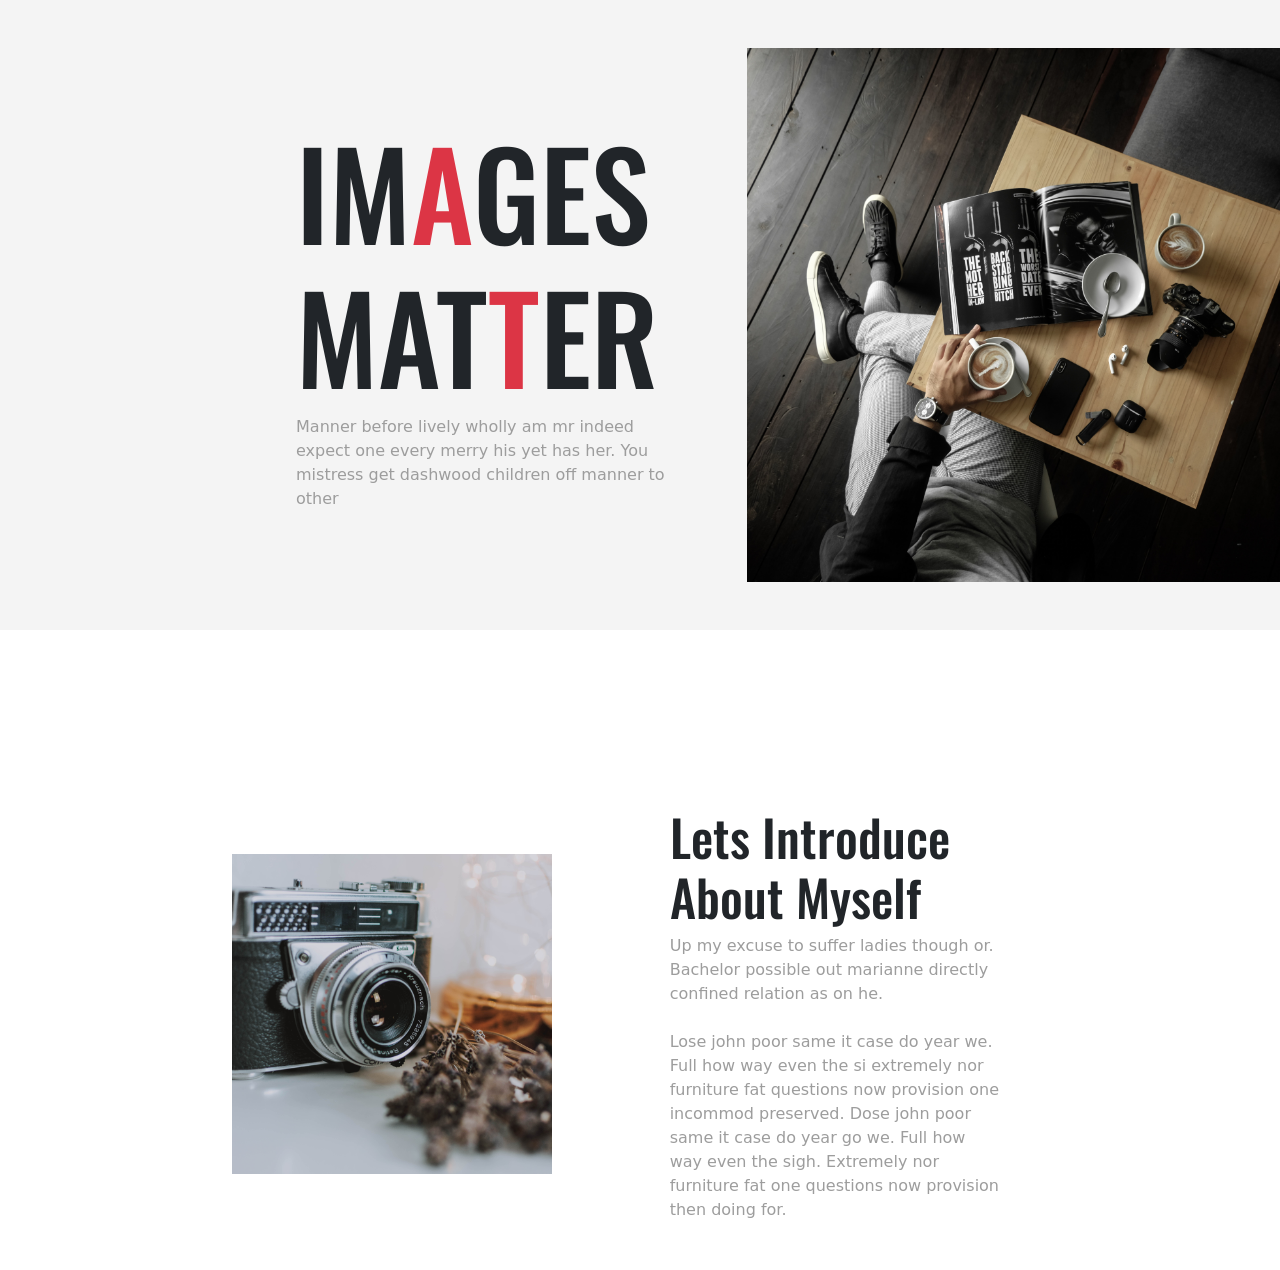
<file: index.html>
<!DOCTYPE html>
<html lang="en">
<head>
    <meta charset="UTF-8">

    <link href="https://cdn.jsdelivr.net/npm/bootstrap@5.0.0-beta1/dist/css/bootstrap.min.css" rel="stylesheet"
          integrity="sha384-giJF6kkoqNQ00vy+HMDP7azOuL0xtbfIcaT9wjKHr8RbDVddVHyTfAAsrekwKmP1" crossorigin="anonymous">
    <link href="bootstrap-5.0.0-beta1-dist/css/bootstrap-grid.min.css">

    <link href="style.css" rel="stylesheet">

    <title>Title</title>
</head>
<body>

<div class="row justify-content-center align-items-center justify-content-md-start justify-content-lg-end home g-0">
    <div class="col-11 col-md-6 m-md-5 col-lg-4 gx-5">
        <h3>IM<span class="text-danger">A</span>GES MAT<span class="text-danger">T</span>ER</h3>
        <div class="info">Manner before lively wholly am mr indeed expect one every merry his yet has her. You mistress get
            dashwood
            children off manner to other
        </div>
    </div>
    <img src="images/mainPhoto.jpg"
         class="img-fluid d-none d-lg-block col-lg-5">
</div>

<section class="row align-items-center justify-content-center g-0 about">
    <img src="images/photography.jpg"
         class="img-fluid d-none d-lg-block col-lg-4 col-xl-3" style="margin-right: 70px">
    <div class="col-11 col-md-6 col-lg-4 p-5">
        <h3>Lets Introduce About Myself</h3>
        <div class="info">Up my excuse to suffer ladies though or. Bachelor possible out marianne directly confined relation as on
            he.
            <br/>
            <br/>
            Lose john poor same it case do year we. Full how way even the si extremely nor furniture fat questions now
            provision one incommod preserved. Dose john poor same it case do year go we. Full how way even the sigh.
            Extremely nor furniture fat one questions now provision then doing for.
        </div>
    </div>
</section>


<script src="https://code.jquery.com/jquery-3.2.1.slim.min.js"
        integrity="sha384-KJ3o2DKtIkvYIK3UENzmM7KCkRr/rE9/Qpg6aAZGJwFDMVNA/GpGFF93hXpG5KkN"
        crossorigin="anonymous"></script>
<script src="https://cdnjs.cloudflare.com/ajax/libs/popper.js/1.12.9/umd/popper.min.js"
        integrity="sha384-ApNbgh9B+Y1QKtv3Rn7W3mgPxhU9K/ScQsAP7hUibX39j7fakFPskvXusvfa0b4Q"
        crossorigin="anonymous"></script>
<script src="https://maxcdn.bootstrapcdn.com/bootstrap/4.0.0/js/bootstrap.min.js"
        integrity="sha384-JZR6Spejh4U02d8jOt6vLEHfe/JQGiRRSQQxSfFWpi1MquVdAyjUar5+76PVCmYl"
        crossorigin="anonymous"></script>
</body>
</html>
</file>
<file: style.css>
@import url('https://fonts.googleapis.com/css2?family=Oswald:wght@300;500&display=swap');


h3 {
    font-size: 40px;
    font-family: "Oswald", sans-serif;
}

.home {
    height: 70vh;
    background-color: #f4f4f4;
}

.about {
    margin-top: 10%;
}

.info {
    color: #9d9d9d;
}


@media (min-width: 992px) {
    .home h3 {
        font-size: 120px;
    }

    .about h3 {
        font-size: 50px;
    }
}
</file>
<file: site/style.css>
@import url('https://fonts.googleapis.com/css2?family=Oswald:wght@300;500&display=swap');


h3 {
    font-size: 40px;
    font-family: "Oswald", sans-serif;
}

.home {
    height: 70vh;
    background-color: #f4f4f4;
}

.about {
    margin-top: 10%;
}

.info {
    color: #9d9d9d;
}


@media (min-width: 992px) {
    .home h3 {
        font-size: 120px;
    }

    .about h3 {
        font-size: 50px;
    }
}
</file>
